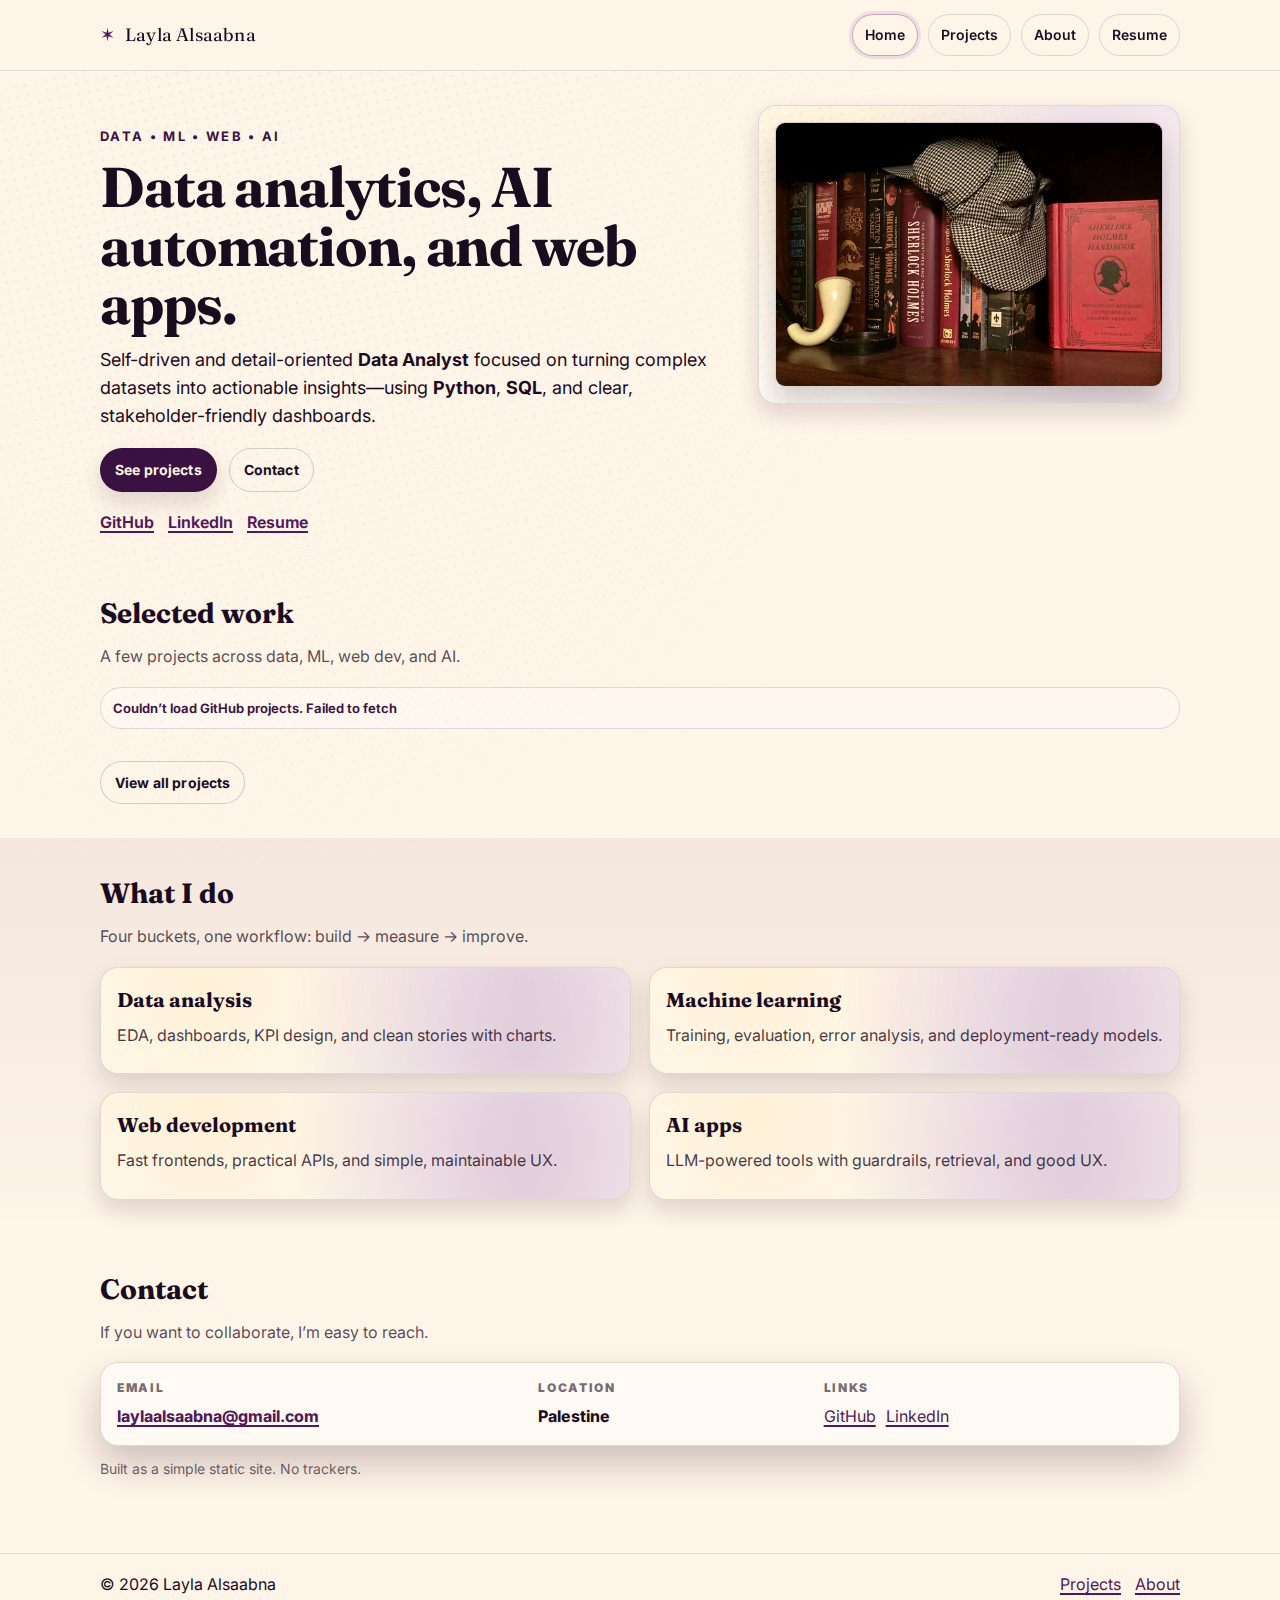
<file: index.html>
<!doctype html>
<html lang="en" data-github-user="Lily010304">
  <head>
    <meta charset="utf-8" />
    <meta name="viewport" content="width=device-width, initial-scale=1" />
    <title>Layla Alsaabna — Portfolio</title>
    <meta
      name="description"
      content="Layla Alsaabna — Data Analyst portfolio: dashboards, EDA, SQL, Python, and practical ML/AI projects."
    />

    <link rel="preconnect" href="https://fonts.googleapis.com" />
    <link rel="preconnect" href="https://fonts.gstatic.com" crossorigin />
    <link
      href="https://fonts.googleapis.com/css2?family=Fraunces:opsz,wght@9..144,300..900&family=Inter:wght@300..800&display=swap"
      rel="stylesheet"
    />

    <link rel="stylesheet" href="assets/style.css" />
    <script src="assets/main.js" defer></script>
  </head>
  <body>
    <a class="skip-link" href="#main">Skip to content</a>

    <header class="site-header" role="banner">
      <div class="wrap header-inner">
        <a class="brand" href="index.html" aria-label="Home">
          <span class="brand-mark" aria-hidden="true">✶</span>
          <span class="brand-text">Layla Alsaabna</span>
        </a>

        <nav class="site-nav" aria-label="Primary">
          <a class="nav-link" href="index.html" data-nav="home">Home</a>
          <a class="nav-link" href="projects.html" data-nav="projects">Projects</a>
          <a class="nav-link" href="about.html" data-nav="about">About</a>
          <a class="nav-link" href="resume.html" data-nav="resume">Resume</a>
        </nav>
      </div>
    </header>

    <main id="main" class="site-main" role="main">
      <section class="hero">
        <div class="wrap hero-grid">
          <div class="hero-copy">
            <p class="kicker">Data • ML • Web • AI</p>
            <h1 class="display">Data analytics, AI automation, and web apps.</h1>
            <p class="lede">
              Self-driven and detail-oriented <strong>Data Analyst</strong> focused on turning complex
              datasets into actionable insights—using <strong>Python</strong>, <strong>SQL</strong>, and
              clear, stakeholder-friendly dashboards.
            </p>

            <div class="cta-row">
              <a class="btn btn-primary" href="projects.html">See projects</a>
              <a class="btn btn-ghost" href="#contact">Contact</a>
            </div>

            <ul class="meta-list" aria-label="Quick links">
              <li>
                <a href="https://github.com/Lily010304" target="_blank" rel="noopener noreferrer">GitHub</a>
              </li>
              <li>
                <a href="https://linkedin.com/in/layla-alsaabna" target="_blank" rel="noopener noreferrer">LinkedIn</a>
              </li>
              <li>
                <a href="resume.html">Resume</a>
              </li>
            </ul>
          </div>

          <aside class="hero-media" aria-label="Hero image">
            <div class="paper hero-photo halftone">
              <img
                class="hero-img"
                src="assets/images/sherlock.jpg"
                alt="A Sherlock Holmes hat and pipe on a bookshelf"
                loading="eager"
                decoding="async"
              />
            </div>
          </aside>
        </div>
      </section>

      <section class="section">
        <div class="wrap">
          <div class="section-head">
            <h2 class="section-title">Selected work</h2>
            <p class="section-subtitle">A few projects across data, ML, web dev, and AI.</p>
          </div>

          <div class="status" id="featuredStatus" aria-live="polite">Loading featured repos from GitHub…</div>
          <div class="cards" id="featuredGrid" data-source="github-featured"></div>

          <div class="section-foot">
            <a class="btn btn-secondary" href="projects.html">View all projects</a>
          </div>
        </div>
      </section>

      <section class="section section-alt" aria-label="Skills">
        <div class="wrap">
          <div class="section-head">
            <h2 class="section-title">What I do</h2>
            <p class="section-subtitle">Four buckets, one workflow: build → measure → improve.</p>
          </div>

          <div class="two-col">
            <div class="paper">
              <h3 class="paper-h">Data analysis</h3>
              <p class="paper-p">EDA, dashboards, KPI design, and clean stories with charts.</p>
            </div>
            <div class="paper">
              <h3 class="paper-h">Machine learning</h3>
              <p class="paper-p">Training, evaluation, error analysis, and deployment-ready models.</p>
            </div>
            <div class="paper">
              <h3 class="paper-h">Web development</h3>
              <p class="paper-p">Fast frontends, practical APIs, and simple, maintainable UX.</p>
            </div>
            <div class="paper">
              <h3 class="paper-h">AI apps</h3>
              <p class="paper-p">LLM-powered tools with guardrails, retrieval, and good UX.</p>
            </div>
          </div>
        </div>
      </section>

      <section id="contact" class="section">
        <div class="wrap">
          <div class="section-head">
            <h2 class="section-title">Contact</h2>
            <p class="section-subtitle">If you want to collaborate, I’m easy to reach.</p>
          </div>

          <div class="contact-card halftone">
            <div class="contact-row">
              <div>
                <div class="label">Email</div>
                <a class="contact-link" href="mailto:laylaalsaabna@gmail.com">laylaalsaabna@gmail.com</a>
              </div>
              <div>
                <div class="label">Location</div>
                <div class="contact-link">Palestine</div>
              </div>
              <div>
                <div class="label">Links</div>
                <div class="contact-links">
                  <a href="https://github.com/Lily010304" target="_blank" rel="noopener noreferrer">GitHub</a>
                  <a href="https://linkedin.com/in/layla-alsaabna" target="_blank" rel="noopener noreferrer">LinkedIn</a>
                </div>
              </div>
            </div>
          </div>

          <p class="fineprint">Built as a simple static site. No trackers.</p>
        </div>
      </section>
    </main>

    <footer class="site-footer" role="contentinfo">
      <div class="wrap footer-inner">
        <div>© <span id="year"></span> Layla Alsaabna</div>
        <div class="footer-links">
          <a href="projects.html">Projects</a>
          <a href="about.html">About</a>
        </div>
      </div>
    </footer>
  </body>
</html>
</file>
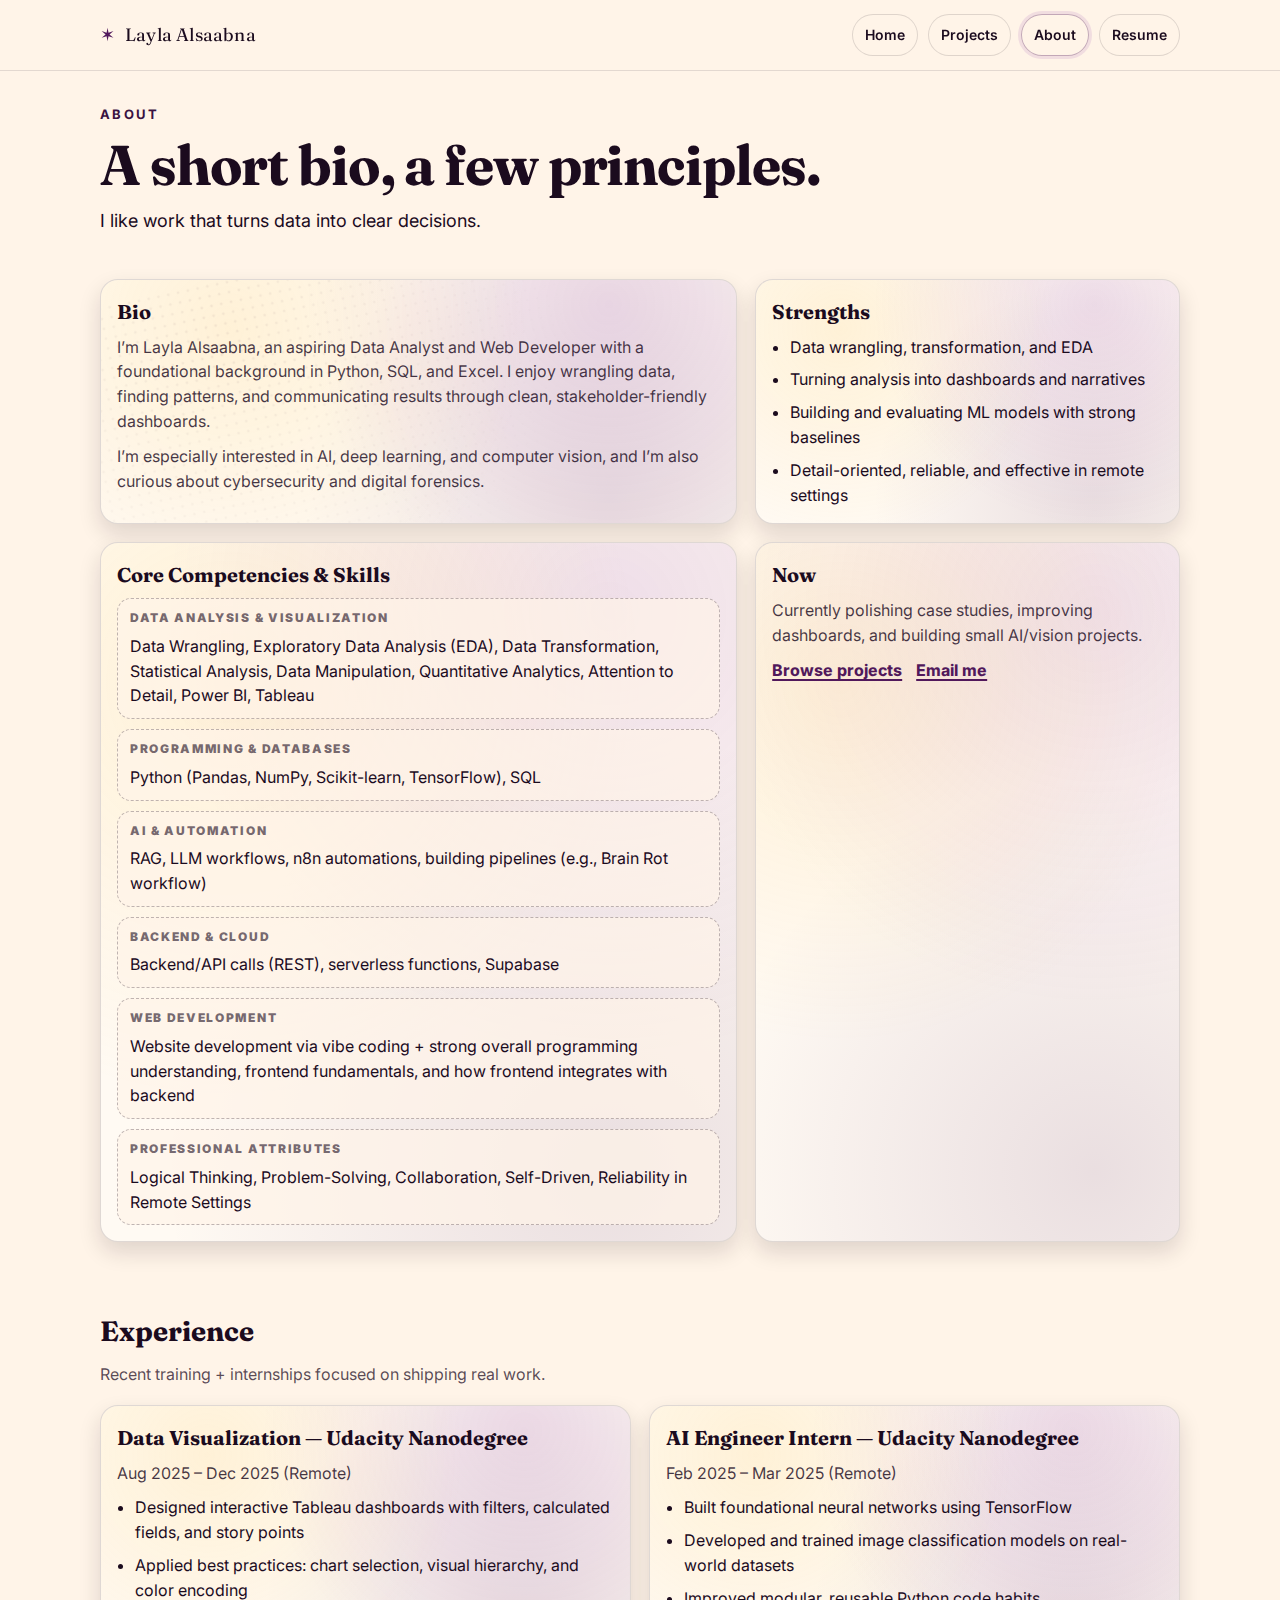
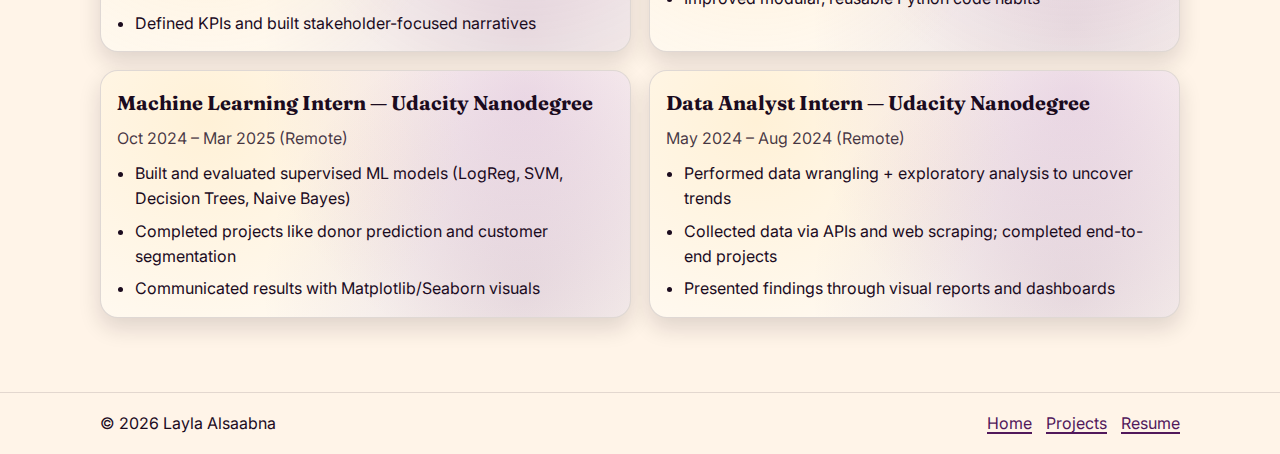
<file: about.html>
<!doctype html>
<html lang="en" data-github-user="Lily010304">
  <head>
    <meta charset="utf-8" />
    <meta name="viewport" content="width=device-width, initial-scale=1" />
    <title>About — Layla Alsaabna</title>
    <meta name="description" content="About me, skills, and what I like building." />

    <link rel="preconnect" href="https://fonts.googleapis.com" />
    <link rel="preconnect" href="https://fonts.gstatic.com" crossorigin />
    <link
      href="https://fonts.googleapis.com/css2?family=Fraunces:opsz,wght@9..144,300..900&family=Inter:wght@300..800&display=swap"
      rel="stylesheet"
    />

    <link rel="stylesheet" href="assets/style.css?v=20260207" />
    <script src="assets/main.js?v=20260207" defer></script>
  </head>
  <body>
    <a class="skip-link" href="#main">Skip to content</a>

    <header class="site-header" role="banner">
      <div class="wrap header-inner">
        <a class="brand" href="index.html" aria-label="Home">
          <span class="brand-mark" aria-hidden="true">✶</span>
          <span class="brand-text">Layla Alsaabna</span>
        </a>

        <nav class="site-nav" aria-label="Primary">
          <a class="nav-link" href="index.html" data-nav="home">Home</a>
          <a class="nav-link" href="projects.html" data-nav="projects">Projects</a>
          <a class="nav-link" href="about.html" data-nav="about">About</a>
          <a class="nav-link" href="resume.html" data-nav="resume">Resume</a>
        </nav>
      </div>
    </header>

    <main id="main" class="site-main" role="main">
      <section class="page-head">
        <div class="wrap">
          <p class="kicker">About</p>
          <h1 class="display">A short bio, a few principles.</h1>
          <p class="lede">I like work that turns data into clear decisions.</p>
        </div>
      </section>

      <section class="section">
        <div class="wrap">
          <div class="about-grid">
            <article class="paper halftone">
              <h2 class="paper-h">Bio</h2>
              <p class="paper-p">
                I’m Layla Alsaabna, an aspiring Data Analyst and Web Developer with a foundational
                background in Python, SQL, and Excel. I enjoy wrangling data, finding patterns, and
                communicating results through clean, stakeholder-friendly dashboards.
              </p>
              <p class="paper-p">
                I’m especially interested in AI, deep learning, and computer vision, and I’m also curious
                about cybersecurity and digital forensics.
              </p>
            </article>

            <article class="paper">
              <h2 class="paper-h">Strengths</h2>
              <ul class="bullets">
                <li>Data wrangling, transformation, and EDA</li>
                <li>Turning analysis into dashboards and narratives</li>
                <li>Building and evaluating ML models with strong baselines</li>
                <li>Detail-oriented, reliable, and effective in remote settings</li>
              </ul>
            </article>

            <article class="paper">
              <h2 class="paper-h">Core Competencies &amp; Skills</h2>
              <div class="toolkit">
                <div class="tool">
                  <div class="label">Data Analysis &amp; Visualization</div>
                  <div>
                    Data Wrangling, Exploratory Data Analysis (EDA), Data Transformation, Statistical Analysis, Data
                    Manipulation, Quantitative Analytics, Attention to Detail, Power BI, Tableau
                  </div>
                </div>
                <div class="tool">
                  <div class="label">Programming &amp; Databases</div>
                  <div>Python (Pandas, NumPy, Scikit-learn, TensorFlow), SQL</div>
                </div>
                <div class="tool">
                  <div class="label">AI &amp; Automation</div>
                  <div>RAG, LLM workflows, n8n automations, building pipelines (e.g., Brain Rot workflow)</div>
                </div>
                <div class="tool">
                  <div class="label">Backend &amp; Cloud</div>
                  <div>Backend/API calls (REST), serverless functions, Supabase</div>
                </div>
                <div class="tool">
                  <div class="label">Web Development</div>
                  <div>
                    Website development via vibe coding + strong overall programming understanding, frontend
                    fundamentals, and how frontend integrates with backend
                  </div>
                </div>
                <div class="tool">
                  <div class="label">Professional Attributes</div>
                  <div>
                    Logical Thinking, Problem-Solving, Collaboration, Self-Driven, Reliability in Remote Settings
                  </div>
                </div>
              </div>
            </article>

            <article class="paper">
              <h2 class="paper-h">Now</h2>
              <p class="paper-p">
                Currently polishing case studies, improving dashboards, and building small AI/vision projects.
              </p>
              <div class="card-links">
                <a href="projects.html">Browse projects</a>
                <a href="mailto:laylaalsaabna@gmail.com">Email me</a>
              </div>
            </article>
          </div>
        </div>
      </section>

      <section class="section">
        <div class="wrap">
          <div class="section-head">
            <h2 class="section-title">Experience</h2>
            <p class="section-subtitle">Recent training + internships focused on shipping real work.</p>
          </div>

          <div class="two-col">
            <article class="paper">
              <h3 class="paper-h">Data Visualization — Udacity Nanodegree</h3>
              <p class="paper-p">Aug 2025 – Dec 2025 (Remote)</p>
              <ul class="bullets">
                <li>Designed interactive Tableau dashboards with filters, calculated fields, and story points</li>
                <li>Applied best practices: chart selection, visual hierarchy, and color encoding</li>
                <li>Defined KPIs and built stakeholder-focused narratives</li>
              </ul>
            </article>

            <article class="paper">
              <h3 class="paper-h">AI Engineer Intern — Udacity Nanodegree</h3>
              <p class="paper-p">Feb 2025 – Mar 2025 (Remote)</p>
              <ul class="bullets">
                <li>Built foundational neural networks using TensorFlow</li>
                <li>Developed and trained image classification models on real-world datasets</li>
                <li>Improved modular, reusable Python code habits</li>
              </ul>
            </article>

            <article class="paper">
              <h3 class="paper-h">Machine Learning Intern — Udacity Nanodegree</h3>
              <p class="paper-p">Oct 2024 – Mar 2025 (Remote)</p>
              <ul class="bullets">
                <li>Built and evaluated supervised ML models (LogReg, SVM, Decision Trees, Naive Bayes)</li>
                <li>Completed projects like donor prediction and customer segmentation</li>
                <li>Communicated results with Matplotlib/Seaborn visuals</li>
              </ul>
            </article>

            <article class="paper">
              <h3 class="paper-h">Data Analyst Intern — Udacity Nanodegree</h3>
              <p class="paper-p">May 2024 – Aug 2024 (Remote)</p>
              <ul class="bullets">
                <li>Performed data wrangling + exploratory analysis to uncover trends</li>
                <li>Collected data via APIs and web scraping; completed end-to-end projects</li>
                <li>Presented findings through visual reports and dashboards</li>
              </ul>
            </article>
          </div>
        </div>
      </section>
    </main>

    <footer class="site-footer" role="contentinfo">
      <div class="wrap footer-inner">
        <div>© <span id="year"></span> Layla Alsaabna</div>
        <div class="footer-links">
          <a href="index.html">Home</a>
          <a href="projects.html">Projects</a>
          <a href="resume.html">Resume</a>
        </div>
      </div>
    </footer>
  </body>
</html>
</file>
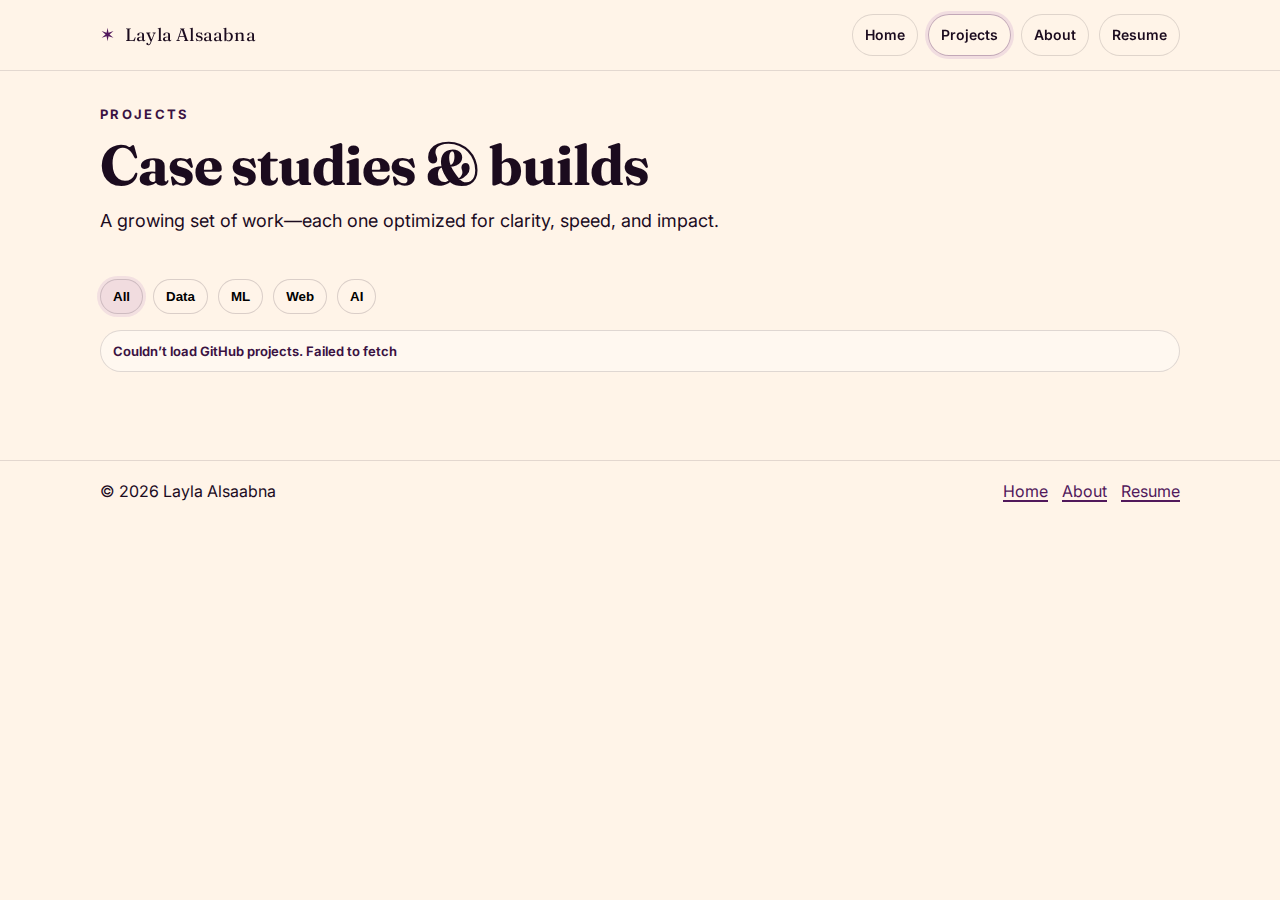
<file: projects.html>
<!doctype html>
<html lang="en" data-github-user="Lily010304">
  <head>
    <meta charset="utf-8" />
    <meta name="viewport" content="width=device-width, initial-scale=1" />
    <title>Projects — Layla Alsaabna</title>
    <meta name="description" content="Projects across data analysis, machine learning, web development, and AI." />

    <link rel="preconnect" href="https://fonts.googleapis.com" />
    <link rel="preconnect" href="https://fonts.gstatic.com" crossorigin />
    <link
      href="https://fonts.googleapis.com/css2?family=Fraunces:opsz,wght@9..144,300..900&family=Inter:wght@300..800&display=swap"
      rel="stylesheet"
    />

    <link rel="stylesheet" href="assets/style.css" />
    <script src="assets/main.js" defer></script>
  </head>
  <body>
    <a class="skip-link" href="#main">Skip to content</a>

    <header class="site-header" role="banner">
      <div class="wrap header-inner">
        <a class="brand" href="index.html" aria-label="Home">
          <span class="brand-mark" aria-hidden="true">✶</span>
          <span class="brand-text">Layla Alsaabna</span>
        </a>

        <nav class="site-nav" aria-label="Primary">
          <a class="nav-link" href="index.html" data-nav="home">Home</a>
          <a class="nav-link" href="projects.html" data-nav="projects">Projects</a>
          <a class="nav-link" href="about.html" data-nav="about">About</a>
          <a class="nav-link" href="resume.html" data-nav="resume">Resume</a>
        </nav>
      </div>
    </header>

    <main id="main" class="site-main" role="main">
      <section class="page-head">
        <div class="wrap">
          <p class="kicker">Projects</p>
          <h1 class="display">Case studies & builds</h1>
          <p class="lede">A growing set of work—each one optimized for clarity, speed, and impact.</p>
        </div>
      </section>

      <section class="section">
        <div class="wrap">
          <div class="filters" aria-label="Project filters">
            <button class="chip" type="button" data-filter="all">All</button>
            <button class="chip" type="button" data-filter="data">Data</button>
            <button class="chip" type="button" data-filter="ml">ML</button>
            <button class="chip" type="button" data-filter="web">Web</button>
            <button class="chip" type="button" data-filter="ai">AI</button>
          </div>

          <div class="status" id="projectsStatus" aria-live="polite">Loading projects from GitHub…</div>
          <div class="cards" id="projectGrid" data-source="github"></div>
        </div>
      </section>
    </main>

    <footer class="site-footer" role="contentinfo">
      <div class="wrap footer-inner">
        <div>© <span id="year"></span> Layla Alsaabna</div>
        <div class="footer-links">
          <a href="index.html">Home</a>
          <a href="about.html">About</a>
          <a href="resume.html">Resume</a>
        </div>
      </div>
    </footer>
  </body>
</html>
</file>
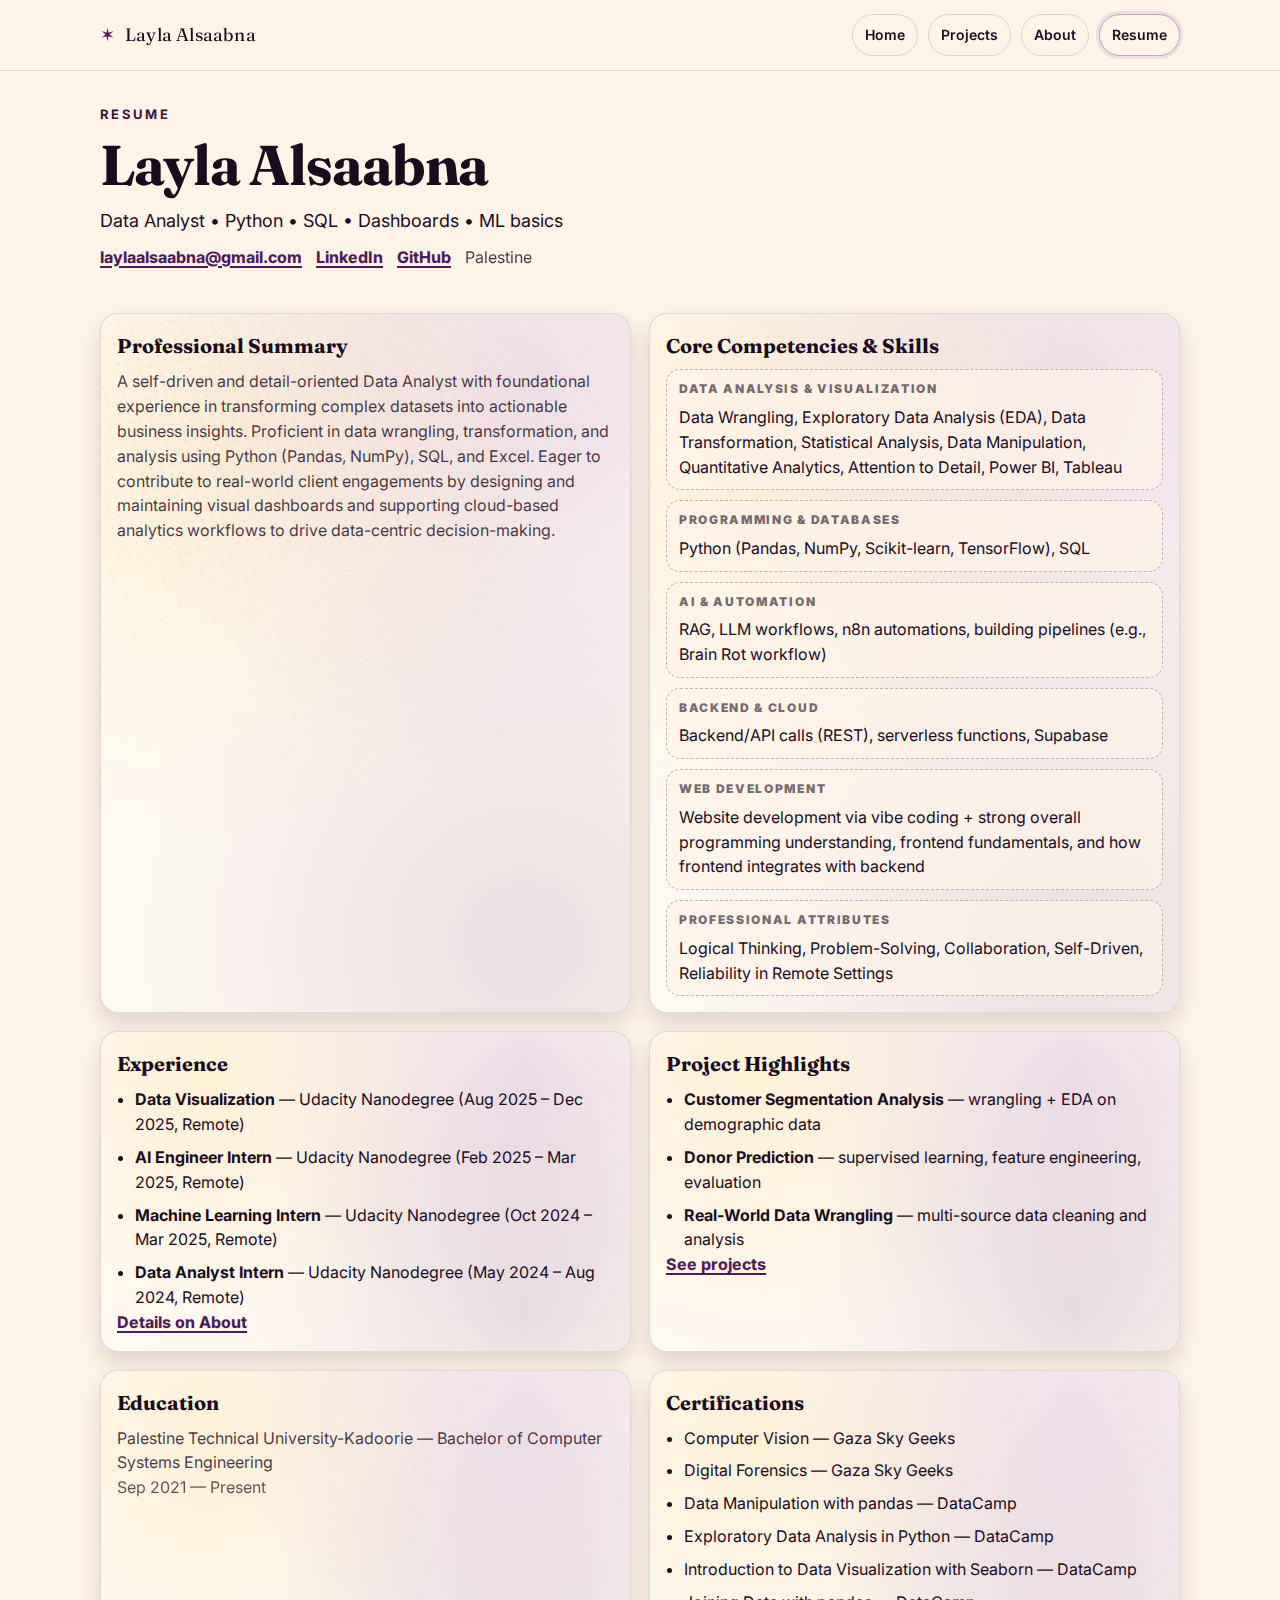
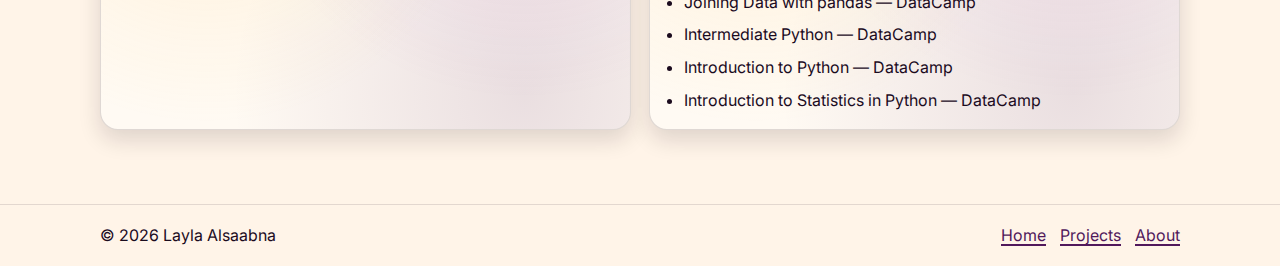
<file: resume.html>
<!doctype html>
<html lang="en" data-github-user="Lily010304">
  <head>
    <meta charset="utf-8" />
    <meta name="viewport" content="width=device-width, initial-scale=1" />
    <title>Resume — Layla Alsaabna</title>
    <meta name="description" content="Resume of Layla Alsaabna — Data Analyst (Python, SQL, dashboards, ML basics)." />

    <link rel="preconnect" href="https://fonts.googleapis.com" />
    <link rel="preconnect" href="https://fonts.gstatic.com" crossorigin />
    <link
      href="https://fonts.googleapis.com/css2?family=Fraunces:opsz,wght@9..144,300..900&family=Inter:wght@300..800&display=swap"
      rel="stylesheet"
    />

    <link rel="stylesheet" href="assets/style.css" />
    <script src="assets/main.js" defer></script>
  </head>
  <body>
    <a class="skip-link" href="#main">Skip to content</a>

    <header class="site-header" role="banner">
      <div class="wrap header-inner">
        <a class="brand" href="index.html" aria-label="Home">
          <span class="brand-mark" aria-hidden="true">✶</span>
          <span class="brand-text">Layla Alsaabna</span>
        </a>

        <nav class="site-nav" aria-label="Primary">
          <a class="nav-link" href="index.html" data-nav="home">Home</a>
          <a class="nav-link" href="projects.html" data-nav="projects">Projects</a>
          <a class="nav-link" href="about.html" data-nav="about">About</a>
          <a class="nav-link" href="resume.html" data-nav="resume">Resume</a>
        </nav>
      </div>
    </header>

    <main id="main" class="site-main" role="main">
      <section class="page-head">
        <div class="wrap">
          <p class="kicker">Resume</p>
          <h1 class="display">Layla Alsaabna</h1>
          <p class="lede">
            Data Analyst • Python • SQL • Dashboards • ML basics
          </p>
          <div class="card-links" style="margin-top: 10px">
            <a href="mailto:laylaalsaabna@gmail.com">laylaalsaabna@gmail.com</a>
            <a href="https://linkedin.com/in/layla-alsaabna" target="_blank" rel="noopener noreferrer">LinkedIn</a>
            <a href="https://github.com/Lily010304" target="_blank" rel="noopener noreferrer">GitHub</a>
            <span style="opacity: 0.8">Palestine</span>
          </div>
        </div>
      </section>

      <section class="section">
        <div class="wrap">
          <div class="two-col">
            <article class="paper halftone">
              <h2 class="paper-h">Professional Summary</h2>
              <p class="paper-p">
                A self-driven and detail-oriented Data Analyst with foundational experience in transforming complex
                datasets into actionable business insights. Proficient in data wrangling, transformation, and analysis
                using Python (Pandas, NumPy), SQL, and Excel. Eager to contribute to real-world client engagements by
                designing and maintaining visual dashboards and supporting cloud-based analytics workflows to drive
                data-centric decision-making.
              </p>
            </article>

            <article class="paper">
              <h2 class="paper-h">Core Competencies &amp; Skills</h2>
              <div class="toolkit">
                <div class="tool">
                  <div class="label">Data Analysis &amp; Visualization</div>
                  <div>
                    Data Wrangling, Exploratory Data Analysis (EDA), Data Transformation, Statistical Analysis, Data
                    Manipulation, Quantitative Analytics, Attention to Detail, Power BI, Tableau
                  </div>
                </div>
                <div class="tool">
                  <div class="label">Programming &amp; Databases</div>
                  <div>Python (Pandas, NumPy, Scikit-learn, TensorFlow), SQL</div>
                </div>
                <div class="tool">
                  <div class="label">AI &amp; Automation</div>
                  <div>RAG, LLM workflows, n8n automations, building pipelines (e.g., Brain Rot workflow)</div>
                </div>
                <div class="tool">
                  <div class="label">Backend &amp; Cloud</div>
                  <div>Backend/API calls (REST), serverless functions, Supabase</div>
                </div>
                <div class="tool">
                  <div class="label">Web Development</div>
                  <div>
                    Website development via vibe coding + strong overall programming understanding, frontend
                    fundamentals, and how frontend integrates with backend
                  </div>
                </div>
                <div class="tool">
                  <div class="label">Professional Attributes</div>
                  <div>
                    Logical Thinking, Problem-Solving, Collaboration, Self-Driven, Reliability in Remote Settings
                  </div>
                </div>
              </div>
            </article>

            <article class="paper">
              <h2 class="paper-h">Experience</h2>
              <ul class="bullets">
                <li><strong>Data Visualization</strong> — Udacity Nanodegree (Aug 2025 – Dec 2025, Remote)</li>
                <li><strong>AI Engineer Intern</strong> — Udacity Nanodegree (Feb 2025 – Mar 2025, Remote)</li>
                <li><strong>Machine Learning Intern</strong> — Udacity Nanodegree (Oct 2024 – Mar 2025, Remote)</li>
                <li><strong>Data Analyst Intern</strong> — Udacity Nanodegree (May 2024 – Aug 2024, Remote)</li>
              </ul>
              <div class="card-links">
                <a href="about.html">Details on About</a>
              </div>
            </article>

            <article class="paper">
              <h2 class="paper-h">Project Highlights</h2>
              <ul class="bullets">
                <li><strong>Customer Segmentation Analysis</strong> — wrangling + EDA on demographic data</li>
                <li><strong>Donor Prediction</strong> — supervised learning, feature engineering, evaluation</li>
                <li><strong>Real-World Data Wrangling</strong> — multi-source data cleaning and analysis</li>
              </ul>
              <div class="card-links">
                <a href="projects.html">See projects</a>
              </div>
            </article>

            <article class="paper">
              <h2 class="paper-h">Education</h2>
              <p class="paper-p">
                Palestine Technical University-Kadoorie — Bachelor of Computer Systems Engineering
                <br />
                <span style="opacity: 0.85">Sep 2021 — Present</span>
              </p>
            </article>

            <article class="paper">
              <h2 class="paper-h">Certifications</h2>
              <ul class="bullets">
                <li>Computer Vision — Gaza Sky Geeks</li>
                <li>Digital Forensics — Gaza Sky Geeks</li>
                <li>Data Manipulation with pandas — DataCamp</li>
                <li>Exploratory Data Analysis in Python — DataCamp</li>
                <li>Introduction to Data Visualization with Seaborn — DataCamp</li>
                <li>Joining Data with pandas — DataCamp</li>
                <li>Intermediate Python — DataCamp</li>
                <li>Introduction to Python — DataCamp</li>
                <li>Introduction to Statistics in Python — DataCamp</li>
              </ul>
            </article>
          </div>
        </div>
      </section>
    </main>

    <footer class="site-footer" role="contentinfo">
      <div class="wrap footer-inner">
        <div>© <span id="year"></span> Layla Alsaabna</div>
        <div class="footer-links">
          <a href="index.html">Home</a>
          <a href="projects.html">Projects</a>
          <a href="about.html">About</a>
        </div>
      </div>
    </footer>
  </body>
</html>
</file>
<file: assets/style.css>
:root {
  --paper: #fff4e8;
  --ink: #1b0b1e;
  --plum-900: #2a0d2f;
  --plum-800: #3a1242;
  --plum-700: #51185b;
  --plum-500: #8b2fa6;
  --plum-300: #d1a3df;
  --gold: #ffc857;

  --radius: 18px;
  --shadow: 0 18px 36px rgba(27, 11, 30, 0.22);
  --shadow-soft: 0 10px 22px rgba(27, 11, 30, 0.14);

  --max: 1080px;
  --grid-gap: 18px;
}

* {
  box-sizing: border-box;
}

html,
body {
  height: 100%;
}

body {
  margin: 0;
  color: var(--ink);
  background: var(--paper);
  font-family: Inter, system-ui, -apple-system, Segoe UI, Roboto, Arial, sans-serif;
  line-height: 1.55;
}

a {
  color: var(--plum-700);
  text-decoration-thickness: 2px;
  text-underline-offset: 3px;
}

a:hover {
  color: var(--plum-900);
}

.wrap {
  width: min(var(--max), calc(100% - 40px));
  margin-inline: auto;
}

.skip-link {
  position: absolute;
  left: -999px;
  top: 12px;
  padding: 10px 12px;
  border-radius: 999px;
  background: var(--ink);
  color: var(--paper);
  z-index: 999;
}

.skip-link:focus {
  left: 12px;
}

.site-header {
  position: sticky;
  top: 0;
  z-index: 50;
  background: rgba(255, 244, 232, 0.82);
  backdrop-filter: blur(10px);
  border-bottom: 1px solid rgba(27, 11, 30, 0.12);
}

.header-inner {
  display: flex;
  align-items: center;
  justify-content: space-between;
  gap: 14px;
  padding: 14px 0;
}

.brand {
  display: inline-flex;
  align-items: baseline;
  gap: 10px;
  text-decoration: none;
}

.brand-mark {
  font-family: Fraunces, serif;
  color: var(--plum-700);
  font-size: 18px;
  line-height: 1;
}

.brand-text {
  font-family: Fraunces, serif;
  letter-spacing: 0.2px;
  color: var(--ink);
  font-size: 18px;
}

.site-nav {
  display: flex;
  gap: 10px;
  align-items: center;
  flex-wrap: wrap;
  justify-content: flex-end;
}

.nav-link {
  display: inline-flex;
  align-items: center;
  padding: 9px 12px;
  border-radius: 999px;
  border: 1px solid rgba(27, 11, 30, 0.14);
  background: rgba(255, 244, 232, 0.75);
  text-decoration: none;
  color: var(--ink);
  font-weight: 600;
  font-size: 14px;
}

.nav-link[aria-current="page"] {
  border-color: rgba(81, 24, 91, 0.35);
  box-shadow: 0 0 0 3px rgba(139, 47, 166, 0.12);
}

.site-main {
  padding-bottom: 40px;
}

.kicker {
  display: inline-flex;
  gap: 8px;
  align-items: center;
  font-weight: 700;
  font-size: 13px;
  letter-spacing: 0.18em;
  text-transform: uppercase;
  color: var(--plum-800);
  margin: 0 0 12px;
}

.display {
  font-family: Fraunces, serif;
  letter-spacing: -0.02em;
  font-size: clamp(36px, 5vw, 56px);
  line-height: 1.05;
  margin: 0 0 12px;
}

.lede {
  font-size: 18px;
  margin: 0;
  max-width: 65ch;
}

.hero {
  padding: 34px 0 6px;
}

.hero-grid {
  display: grid;
  grid-template-columns: 1.2fr 0.8fr;
  gap: 26px;
  align-items: start;
}

.hero-copy {
  padding: 18px 0;
}

.hero-media {
  align-self: start;
}

.hero-photo {
  padding: 12px;
}

.hero-img {
  width: 100%;
  height: auto;
  display: block;
  border-radius: calc(var(--radius) - 8px);
  border: 1px solid rgba(27, 11, 30, 0.16);
  box-shadow: 0 16px 26px rgba(27, 11, 30, 0.18);
  filter: saturate(0.95) contrast(1.06);
}

.cta-row {
  display: flex;
  gap: 12px;
  flex-wrap: wrap;
  margin-top: 18px;
}

.btn {
  display: inline-flex;
  align-items: center;
  justify-content: center;
  border-radius: 999px;
  padding: 10px 14px;
  border: 1px solid rgba(27, 11, 30, 0.18);
  text-decoration: none;
  font-weight: 700;
  font-size: 14px;
  letter-spacing: 0.01em;
}

.btn-primary {
  background: var(--plum-800);
  color: var(--paper);
  border-color: rgba(27, 11, 30, 0.18);
  box-shadow: var(--shadow-soft);
}

.btn-primary:hover {
  color: var(--paper);
  background: var(--plum-900);
}

.btn-secondary {
  background: var(--paper);
  color: var(--ink);
}

.btn-ghost {
  background: transparent;
  color: var(--ink);
}

.meta-list {
  display: flex;
  gap: 14px;
  flex-wrap: wrap;
  list-style: none;
  padding: 0;
  margin: 18px 0 0;
}

.meta-list a {
  font-weight: 650;
}

.status {
  margin: 10px 0 14px;
  padding: 10px 12px;
  border-radius: 999px;
  border: 1px solid rgba(27, 11, 30, 0.14);
  background: rgba(255, 250, 243, 0.7);
  color: var(--plum-800);
  font-weight: 650;
  font-size: 13px;
}

.paper {
  position: relative;
  background: #fffaf3;
  border-radius: var(--radius);
  border: 1px solid rgba(27, 11, 30, 0.14);
  box-shadow: var(--shadow-soft);
  overflow: hidden;
}

.paper::before {
  content: "";
  position: absolute;
  inset: 0;
  background:
    radial-gradient(circle at 20% 20%, rgba(255, 200, 87, 0.18), transparent 55%),
    radial-gradient(circle at 80% 10%, rgba(139, 47, 166, 0.14), transparent 55%),
    radial-gradient(circle at 80% 90%, rgba(81, 24, 91, 0.12), transparent 55%);
  pointer-events: none;
}

.paper > * {
  position: relative;
}

.hero-card .paper {
  padding: 18px;
}

.paper-top {
  display: flex;
  align-items: center;
  justify-content: space-between;
  gap: 12px;
  padding-bottom: 10px;
  border-bottom: 1px dashed rgba(27, 11, 30, 0.25);
}

.pill {
  display: inline-flex;
  align-items: center;
  padding: 7px 10px;
  font-size: 12px;
  border-radius: 999px;
  border: 1px solid rgba(27, 11, 30, 0.18);
  background: rgba(255, 244, 232, 0.85);
  font-weight: 800;
}

.paper-title {
  font-family: Fraunces, serif;
  font-size: 18px;
}

.paper-body {
  padding-top: 12px;
}

.mini-grid {
  display: grid;
  grid-template-columns: 1fr 1fr;
  gap: 12px;
  margin: 14px 0 0;
}

.mini-grid dt {
  font-weight: 800;
  font-size: 12px;
  letter-spacing: 0.12em;
  text-transform: uppercase;
  color: rgba(27, 11, 30, 0.72);
}

.mini-grid dd {
  margin: 2px 0 0;
  font-weight: 650;
}

.section {
  padding: 34px 0;
}

.section-alt {
  background: linear-gradient(180deg, rgba(58, 18, 66, 0.06), rgba(255, 244, 232, 0));
}

.section-head {
  display: grid;
  gap: 8px;
  margin-bottom: 18px;
}

.section-title {
  font-family: Fraunces, serif;
  font-size: 28px;
  margin: 0;
}

.section-subtitle {
  margin: 0;
  max-width: 70ch;
  color: rgba(27, 11, 30, 0.74);
}

.section-foot {
  margin-top: 18px;
}

.cards {
  display: grid;
  grid-template-columns: repeat(3, minmax(0, 1fr));
  gap: var(--grid-gap);
}

.card {
  background: #fffaf3;
  border-radius: var(--radius);
  border: 1px solid rgba(27, 11, 30, 0.14);
  box-shadow: var(--shadow-soft);
  padding: 16px;
  display: grid;
  gap: 12px;
  min-height: 190px;
}

.card-title {
  font-family: Fraunces, serif;
  margin: 0;
  font-size: 20px;
  line-height: 1.12;
}

.card-dek {
  margin: 6px 0 0;
  color: rgba(27, 11, 30, 0.76);
}

.tag-row {
  display: flex;
  gap: 8px;
  flex-wrap: wrap;
  list-style: none;
  padding: 0;
  margin: 0;
}

.tag {
  font-size: 12px;
  font-weight: 750;
  padding: 6px 10px;
  border-radius: 999px;
  background: rgba(58, 18, 66, 0.08);
  border: 1px solid rgba(58, 18, 66, 0.16);
}

.card-links {
  display: flex;
  gap: 14px;
  flex-wrap: wrap;
}

.card-links a {
  font-weight: 750;
}

.two-col {
  display: grid;
  grid-template-columns: repeat(2, minmax(0, 1fr));
  gap: var(--grid-gap);
}

.paper-h {
  font-family: Fraunces, serif;
  font-size: 20px;
  margin: 0 0 8px;
}

.paper-p {
  margin: 0 0 10px;
  color: rgba(27, 11, 30, 0.82);
}

.paper {
  padding: 16px;
}

.page-head {
  padding: 30px 0 10px;
}

.filters {
  display: flex;
  gap: 10px;
  flex-wrap: wrap;
  margin-bottom: 16px;
}

.chip {
  appearance: none;
  border: 1px solid rgba(27, 11, 30, 0.16);
  background: rgba(255, 244, 232, 0.8);
  padding: 9px 12px;
  border-radius: 999px;
  font-weight: 800;
  cursor: pointer;
}

.chip[aria-pressed="true"] {
  background: rgba(139, 47, 166, 0.12);
  box-shadow: 0 0 0 3px rgba(139, 47, 166, 0.10);
}

.contact-card {
  border-radius: var(--radius);
  border: 1px solid rgba(27, 11, 30, 0.14);
  background: #fffaf3;
  box-shadow: var(--shadow);
  padding: 16px;
}

.contact-row {
  display: grid;
  grid-template-columns: 1.2fr 0.8fr 1fr;
  gap: 14px;
  align-items: start;
}

.label {
  font-weight: 900;
  letter-spacing: 0.14em;
  text-transform: uppercase;
  font-size: 12px;
  color: rgba(27, 11, 30, 0.62);
  margin-bottom: 6px;
}

.contact-link {
  font-weight: 750;
}

.contact-links {
  display: flex;
  gap: 10px;
  flex-wrap: wrap;
}

.fineprint {
  margin: 12px 0 0;
  color: rgba(27, 11, 30, 0.65);
  font-size: 14px;
}

.site-footer {
  border-top: 1px solid rgba(27, 11, 30, 0.12);
  padding: 18px 0;
}

.footer-inner {
  display: flex;
  justify-content: space-between;
  gap: 14px;
  flex-wrap: wrap;
}

.footer-links {
  display: flex;
  gap: 14px;
  flex-wrap: wrap;
}

.about-grid {
  display: grid;
  grid-template-columns: 1.2fr 0.8fr;
  gap: var(--grid-gap);
}

.bullets {
  margin: 0;
  padding-left: 18px;
  display: grid;
  gap: 8px;
}

.toolkit {
  display: grid;
  gap: 10px;
}

.tool {
  border: 1px dashed rgba(27, 11, 30, 0.28);
  border-radius: 14px;
  padding: 10px 12px;
  background: rgba(255, 244, 232, 0.7);
}

.halftone::after {
  content: "";
  position: absolute;
  inset: -40px;
  background:
    radial-gradient(circle, rgba(42, 13, 47, 0.16) 1px, transparent 1.8px);
  background-size: 10px 10px;
  transform: rotate(-12deg);
  opacity: 0.35;
  pointer-events: none;
  mask-image: radial-gradient(circle at 25% 15%, rgba(0, 0, 0, 1), rgba(0, 0, 0, 0) 62%);
}

@media (max-width: 980px) {
  .hero-grid {
    grid-template-columns: 1fr;
  }

  .cards {
    grid-template-columns: repeat(2, minmax(0, 1fr));
  }

  .contact-row {
    grid-template-columns: 1fr;
  }

  .about-grid {
    grid-template-columns: 1fr;
  }
}

@media (max-width: 560px) {
  .wrap {
    width: min(var(--max), calc(100% - 26px));
  }

  .cards {
    grid-template-columns: 1fr;
  }

  .two-col {
    grid-template-columns: 1fr;
  }
}

@media (prefers-reduced-motion: reduce) {
  * {
    scroll-behavior: auto !important;
    transition: none !important;
    animation: none !important;
  }
}
</file>
